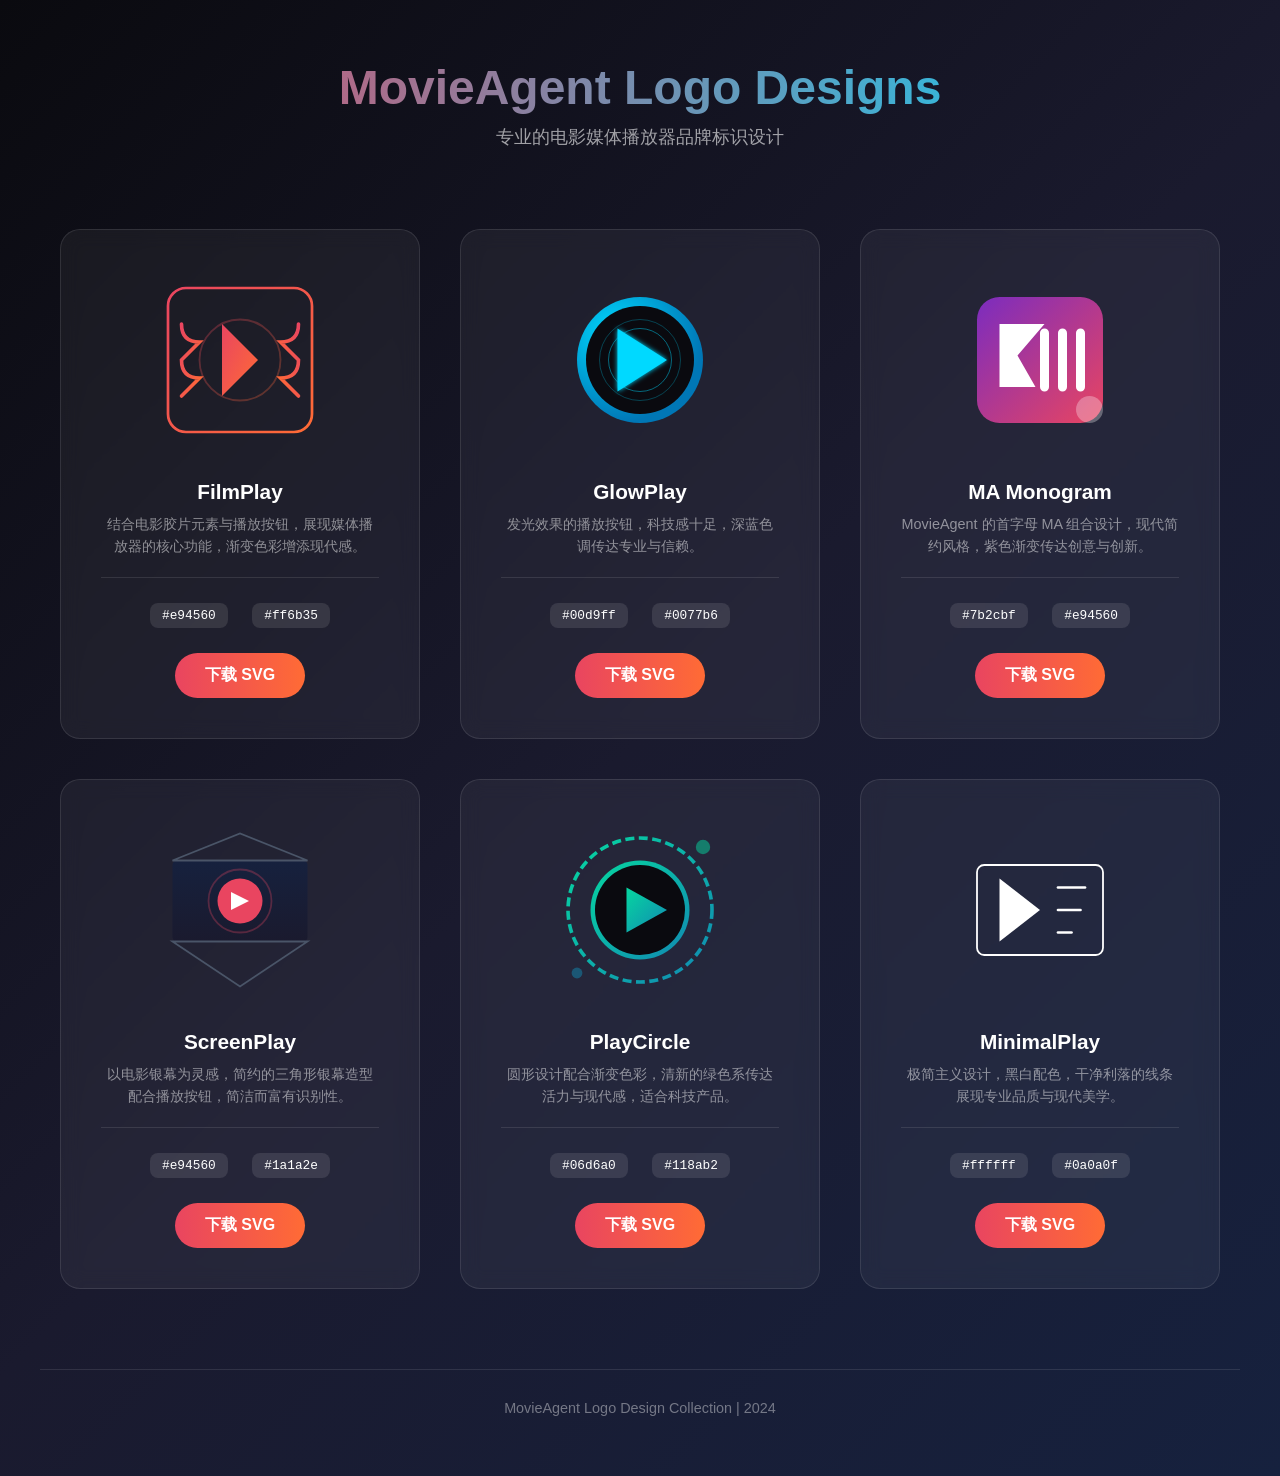
<file: LogoDesign/index.html>
<!DOCTYPE html>
<html lang="zh-CN">
<head>
    <meta charset="UTF-8">
    <meta name="viewport" content="width=device-width, initial-scale=1.0">
    <title>MovieAgent Logo Design</title>
    <style>
        * {
            margin: 0;
            padding: 0;
            box-sizing: border-box;
        }

        body {
            font-family: 'Segoe UI', Tahoma, Geneva, Verdana, sans-serif;
            background: linear-gradient(135deg, #0a0a0f 0%, #1a1a2e 50%, #16213e 100%);
            min-height: 100vh;
            padding: 60px 20px;
            color: #fff;
        }

        .container {
            max-width: 1200px;
            margin: 0 auto;
        }

        header {
            text-align: center;
            margin-bottom: 60px;
        }

        h1 {
            font-size: 3rem;
            font-weight: 700;
            background: linear-gradient(90deg, #e94560, #00d9ff);
            -webkit-background-clip: text;
            -webkit-text-fill-color: transparent;
            background-clip: text;
            margin-bottom: 10px;
        }

        .subtitle {
            color: rgba(255, 255, 255, 0.6);
            font-size: 1.1rem;
        }

        .logo-grid {
            display: grid;
            grid-template-columns: repeat(auto-fit, minmax(320px, 1fr));
            gap: 40px;
            padding: 20px;
        }

        .logo-card {
            background: rgba(255, 255, 255, 0.05);
            backdrop-filter: blur(10px);
            border-radius: 20px;
            padding: 40px;
            text-align: center;
            transition: all 0.3s ease;
            border: 1px solid rgba(255, 255, 255, 0.1);
        }

        .logo-card:hover {
            transform: translateY(-5px);
            background: rgba(255, 255, 255, 0.08);
            border-color: rgba(255, 255, 255, 0.2);
        }

        .logo-preview {
            width: 180px;
            height: 180px;
            margin: 0 auto 30px;
            display: flex;
            align-items: center;
            justify-content: center;
        }

        .logo-preview svg {
            width: 100%;
            height: 100%;
            transition: transform 0.3s ease;
        }

        .logo-card:hover .logo-preview svg {
            transform: scale(1.05);
        }

        .logo-name {
            font-size: 1.3rem;
            font-weight: 600;
            margin-bottom: 10px;
            color: #fff;
        }

        .logo-description {
            color: rgba(255, 255, 255, 0.5);
            font-size: 0.9rem;
            line-height: 1.5;
        }

        .color-info {
            margin-top: 20px;
            padding-top: 20px;
            border-top: 1px solid rgba(255, 255, 255, 0.1);
        }

        .color-info span {
            display: inline-block;
            margin: 5px 10px;
            padding: 5px 12px;
            background: rgba(255, 255, 255, 0.1);
            border-radius: 8px;
            font-size: 0.8rem;
            font-family: monospace;
        }

        .download-btn {
            display: inline-block;
            margin-top: 20px;
            padding: 12px 30px;
            background: linear-gradient(90deg, #e94560, #ff6b35);
            color: white;
            text-decoration: none;
            border-radius: 30px;
            font-weight: 600;
            transition: all 0.3s ease;
        }

        .download-btn:hover {
            transform: scale(1.05);
            box-shadow: 0 10px 30px rgba(233, 69, 96, 0.4);
        }

        .footer {
            text-align: center;
            margin-top: 60px;
            padding-top: 30px;
            border-top: 1px solid rgba(255, 255, 255, 0.1);
            color: rgba(255, 255, 255, 0.4);
            font-size: 0.9rem;
        }
    </style>
</head>
<body>
    <div class="container">
        <header>
            <h1>MovieAgent Logo Designs</h1>
            <p class="subtitle">专业的电影媒体播放器品牌标识设计</p>
        </header>

        <div class="logo-grid">
            <!-- Logo 1: 电影胶片 + 播放按钮 -->
            <div class="logo-card">
                <div class="logo-preview">
                    <svg viewBox="0 0 200 200" xmlns="http://www.w3.org/2000/svg">
                        <defs>
                            <linearGradient id="grad1" x1="0%" y1="0%" x2="100%" y2="100%">
                                <stop offset="0%" style="stop-color:#e94560"/>
                                <stop offset="100%" style="stop-color:#ff6b35"/>
                            </linearGradient>
                            <linearGradient id="grad1b" x1="100%" y1="0%" x2="0%" y2="100%">
                                <stop offset="0%" style="stop-color:#e94560"/>
                                <stop offset="100%" style="stop-color:#ff6b35"/>
                            </linearGradient>
                        </defs>
                        <rect x="20" y="20" width="160" height="160" rx="20" fill="none" stroke="url(#grad1)" stroke-width="3"/>
                        <path d="M35 60 Q35 80 55 80 L35 100 Q35 120 55 120 L35 140" stroke="url(#grad1)" stroke-width="4" fill="none" stroke-linecap="round"/>
                        <path d="M165 60 Q165 80 145 80 L165 100 Q165 120 145 120 L165 140" stroke="url(#grad1b)" stroke-width="4" fill="none" stroke-linecap="round"/>
                        <polygon points="80,60 80,140 120,100" fill="url(#grad1)"/>
                        <circle cx="100" cy="100" r="45" fill="none" stroke="url(#grad1)" stroke-width="2" opacity="0.3"/>
                    </svg>
                </div>
                <h3 class="logo-name">FilmPlay</h3>
                <p class="logo-description">结合电影胶片元素与播放按钮，展现媒体播放器的核心功能，渐变色彩增添现代感。</p>
                <div class="color-info">
                    <span>#e94560</span>
                    <span>#ff6b35</span>
                </div>
                <a href="#" class="download-btn">下载 SVG</a>
            </div>

            <!-- Logo 2: 播放按钮 + 光影效果 -->
            <div class="logo-card">
                <div class="logo-preview">
                    <svg viewBox="0 0 200 200" xmlns="http://www.w3.org/2000/svg">
                        <defs>
                            <radialGradient id="grad2" cx="30%" cy="30%" r="70%">
                                <stop offset="0%" style="stop-color:#00d9ff"/>
                                <stop offset="100%" style="stop-color:#0077b6"/>
                            </radialGradient>
                            <filter id="glow">
                                <feGaussianBlur stdDeviation="3" result="coloredBlur"/>
                                <feMerge>
                                    <feMergeNode in="coloredBlur"/>
                                    <feMergeNode in="SourceGraphic"/>
                                </feMerge>
                            </filter>
                        </defs>
                        <circle cx="100" cy="100" r="70" fill="url(#grad2)"/>
                        <circle cx="100" cy="100" r="60" fill="#0a0a0f"/>
                        <polygon points="75,65 75,135 130,100" fill="#00d9ff" filter="url(#glow)"/>
                        <circle cx="100" cy="100" r="35" fill="none" stroke="#00d9ff" stroke-width="1" opacity="0.5"/>
                        <circle cx="100" cy="100" r="45" fill="none" stroke="#00d9ff" stroke-width="1" opacity="0.3"/>
                    </svg>
                </div>
                <h3 class="logo-name">GlowPlay</h3>
                <p class="logo-description">发光效果的播放按钮，科技感十足，深蓝色调传达专业与信赖。</p>
                <div class="color-info">
                    <span>#00d9ff</span>
                    <span>#0077b6</span>
                </div>
                <a href="#" class="download-btn">下载 SVG</a>
            </div>

            <!-- Logo 3: 字母 MA 组合 -->
            <div class="logo-card">
                <div class="logo-preview">
                    <svg viewBox="0 0 200 200" xmlns="http://www.w3.org/2000/svg">
                        <defs>
                            <linearGradient id="grad3" x1="0%" y1="0%" x2="100%" y2="100%">
                                <stop offset="0%" style="stop-color:#7b2cbf"/>
                                <stop offset="100%" style="stop-color:#e94560"/>
                            </linearGradient>
                        </defs>
                        <rect x="30" y="30" width="140" height="140" rx="25" fill="url(#grad3)"/>
                        <path d="M55 70 L55 130 L95 130 L75 95 L105 60 L55 60 Z" fill="#fff"/>
                        <path d="M105 70 L105 130 M125 70 L125 130 M145 70 L145 130" stroke="#fff" stroke-width="10" stroke-linecap="round"/>
                        <circle cx="155" cy="155" r="15" fill="#fff" opacity="0.3"/>
                    </svg>
                </div>
                <h3 class="logo-name">MA Monogram</h3>
                <p class="logo-description">MovieAgent 的首字母 MA 组合设计，现代简约风格，紫色渐变传达创意与创新。</p>
                <div class="color-info">
                    <span>#7b2cbf</span>
                    <span>#e94560</span>
                </div>
                <a href="#" class="download-btn">下载 SVG</a>
            </div>

            <!-- Logo 4: 电影银幕风格 -->
            <div class="logo-card">
                <div class="logo-preview">
                    <svg viewBox="0 0 200 200" xmlns="http://www.w3.org/2000/svg">
                        <defs>
                            <linearGradient id="grad4" x1="0%" y1="100%" x2="0%" y2="0%">
                                <stop offset="0%" style="stop-color:#1a1a2e"/>
                                <stop offset="100%" style="stop-color:#16213e"/>
                            </linearGradient>
                        </defs>
                        <rect x="25" y="45" width="150" height="90" rx="5" fill="url(#grad4)"/>
                        <polygon points="25,45 100,15 175,45" fill="none" stroke="#4a5568" stroke-width="2"/>
                        <polygon points="25,135 100,185 175,135" fill="none" stroke="#4a5568" stroke-width="2"/>
                        <circle cx="100" cy="90" r="25" fill="#e94560"/>
                        <polygon points="90,80 90,100 110,90" fill="#fff"/>
                        <circle cx="100" cy="90" r="35" fill="none" stroke="#e94560" stroke-width="2" opacity="0.3"/>
                    </svg>
                </div>
                <h3 class="logo-name">ScreenPlay</h3>
                <p class="logo-description">以电影银幕为灵感，简约的三角形银幕造型配合播放按钮，简洁而富有识别性。</p>
                <div class="color-info">
                    <span>#e94560</span>
                    <span>#1a1a2e</span>
                </div>
                <a href="#" class="download-btn">下载 SVG</a>
            </div>

            <!-- Logo 5: 圆形播放按钮 -->
            <div class="logo-card">
                <div class="logo-preview">
                    <svg viewBox="0 0 200 200" xmlns="http://www.w3.org/2000/svg">
                        <defs>
                            <linearGradient id="grad5" x1="0%" y1="0%" x2="100%" y2="100%">
                                <stop offset="0%" style="stop-color:#06d6a0"/>
                                <stop offset="100%" style="stop-color:#118ab2"/>
                            </linearGradient>
                        </defs>
                        <circle cx="100" cy="100" r="80" fill="none" stroke="url(#grad5)" stroke-width="4" stroke-dasharray="10 5"/>
                        <circle cx="100" cy="100" r="55" fill="url(#grad5)"/>
                        <circle cx="100" cy="100" r="50" fill="#0a0a0f"/>
                        <polygon points="85,75 85,125 130,100" fill="url(#grad5)"/>
                        <circle cx="170" cy="30" r="8" fill="#06d6a0" opacity="0.5"/>
                        <circle cx="30" cy="170" r="6" fill="#118ab2" opacity="0.5"/>
                    </svg>
                </div>
                <h3 class="logo-name">PlayCircle</h3>
                <p class="logo-description">圆形设计配合渐变色彩，清新的绿色系传达活力与现代感，适合科技产品。</p>
                <div class="color-info">
                    <span>#06d6a0</span>
                    <span>#118ab2</span>
                </div>
                <a href="#" class="download-btn">下载 SVG</a>
            </div>

            <!-- Logo 6: 极简风格 -->
            <div class="logo-card">
                <div class="logo-preview">
                    <svg viewBox="0 0 200 200" xmlns="http://www.w3.org/2000/svg">
                        <rect x="30" y="50" width="140" height="100" rx="8" fill="none" stroke="#fff" stroke-width="2"/>
                        <polygon points="55,65 55,135 100,100" fill="#fff"/>
                        <line x1="120" y1="75" x2="150" y2="75" stroke="#fff" stroke-width="3" stroke-linecap="round"/>
                        <line x1="120" y1="100" x2="145" y2="100" stroke="#fff" stroke-width="3" stroke-linecap="round"/>
                        <line x1="120" y1="125" x2="135" y2="125" stroke="#fff" stroke-width="3" stroke-linecap="round"/>
                    </svg>
                </div>
                <h3 class="logo-name">MinimalPlay</h3>
                <p class="logo-description">极简主义设计，黑白配色，干净利落的线条展现专业品质与现代美学。</p>
                <div class="color-info">
                    <span>#ffffff</span>
                    <span>#0a0a0f</span>
                </div>
                <a href="#" class="download-btn">下载 SVG</a>
            </div>
        </div>

        <footer class="footer">
            <p>MovieAgent Logo Design Collection | 2024</p>
        </footer>
    </div>
</body>
</html>
</file>
